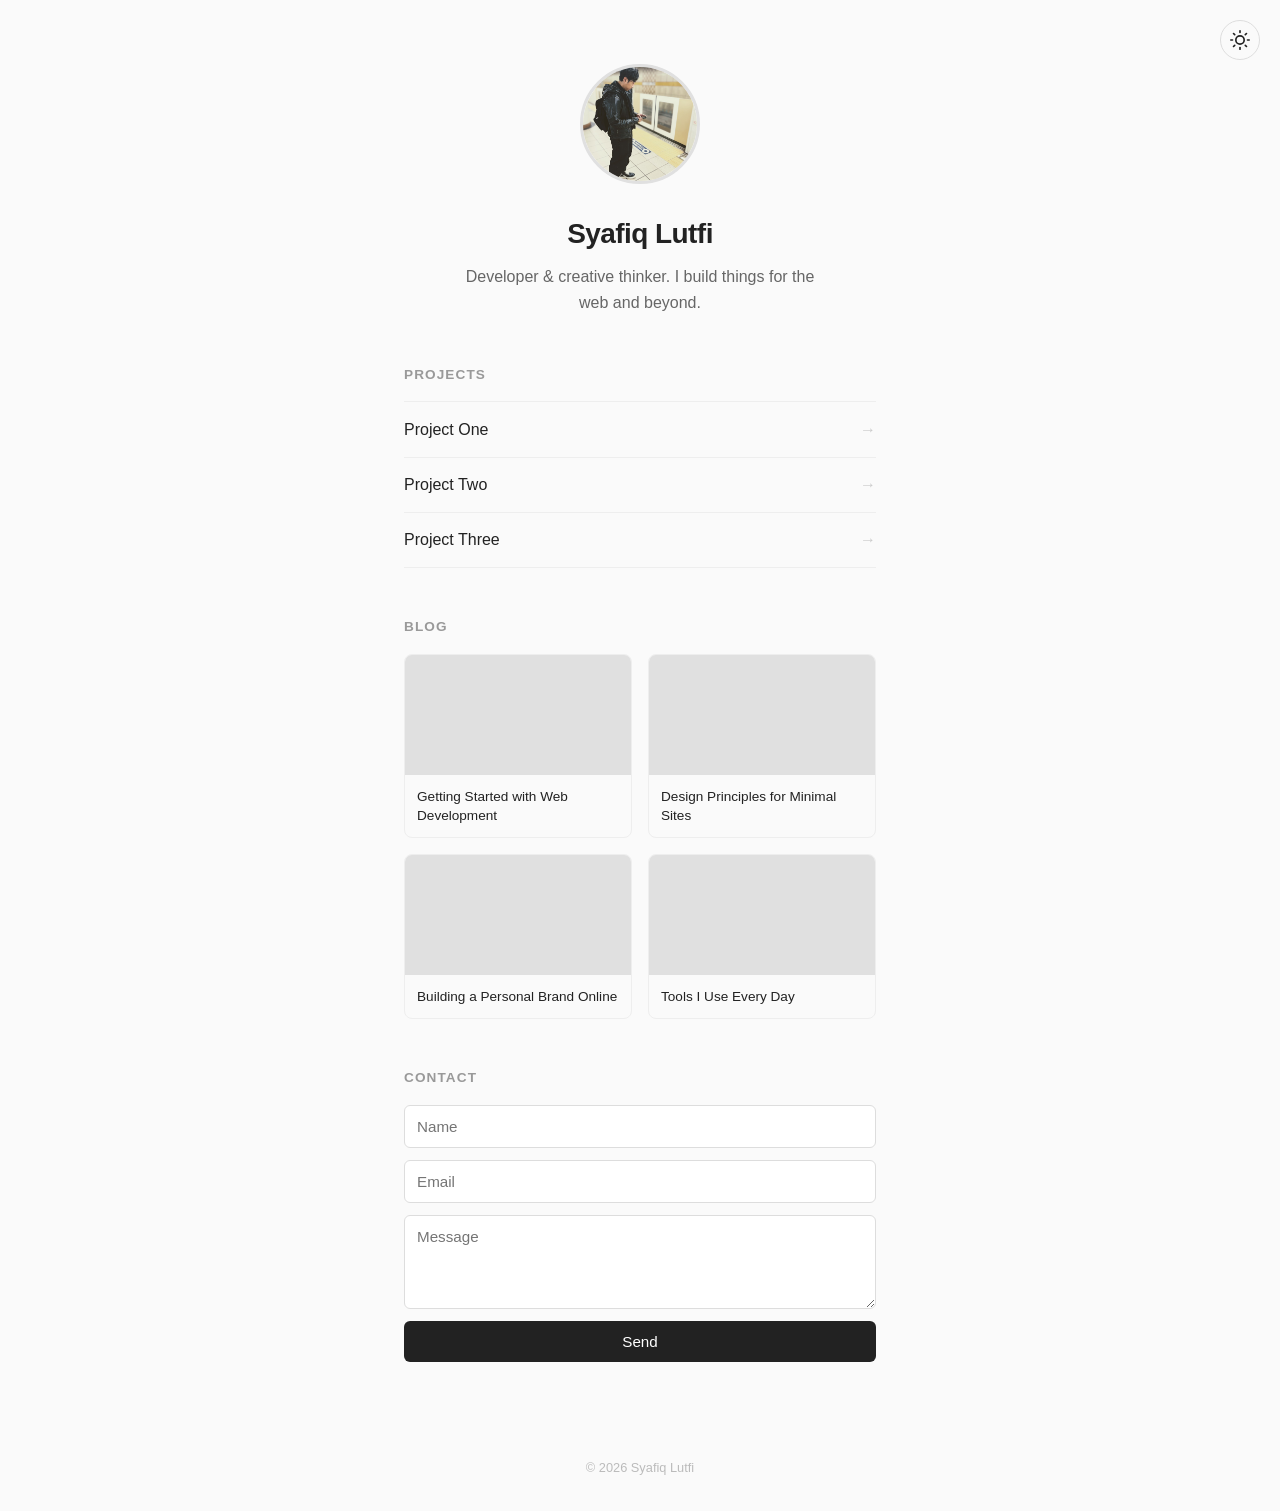
<file: index.html>
<!DOCTYPE html>
<html lang="en">
<head>
  <meta charset="UTF-8">
  <meta name="viewport" content="width=device-width, initial-scale=1.0">
  <title>Syafiq Lutfi</title>
  <link rel="stylesheet" href="style.css">
</head>
<body>
  <button class="theme-toggle" id="themeToggle" aria-label="Toggle dark mode">
    <svg class="icon-sun" xmlns="http://www.w3.org/2000/svg" width="20" height="20" viewBox="0 0 24 24" fill="none" stroke="currentColor" stroke-width="2" stroke-linecap="round" stroke-linejoin="round"><circle cx="12" cy="12" r="5"/><line x1="12" y1="1" x2="12" y2="3"/><line x1="12" y1="21" x2="12" y2="23"/><line x1="4.22" y1="4.22" x2="5.64" y2="5.64"/><line x1="18.36" y1="18.36" x2="19.78" y2="19.78"/><line x1="1" y1="12" x2="3" y2="12"/><line x1="21" y1="12" x2="23" y2="12"/><line x1="4.22" y1="19.78" x2="5.64" y2="18.36"/><line x1="18.36" y1="5.64" x2="19.78" y2="4.22"/></svg>
    <svg class="icon-moon" xmlns="http://www.w3.org/2000/svg" width="20" height="20" viewBox="0 0 24 24" fill="none" stroke="currentColor" stroke-width="2" stroke-linecap="round" stroke-linejoin="round"><path d="M21 12.79A9 9 0 1 1 11.21 3 7 7 0 0 0 21 12.79z"/></svg>
  </button>

  <main>
    <section class="profile">
      <img src="avatar_image.JPG" alt="Avatar" class="avatar">
      <h1>Syafiq Lutfi</h1>
      <p class="bio">Developer &amp; creative thinker. I build things for the web and beyond.</p>
    </section>

    <section class="projects">
      <h2>Projects</h2>
      <ul>
        <li><a href="#">Project One <span>&rarr;</span></a></li>
        <li><a href="#">Project Two <span>&rarr;</span></a></li>
        <li><a href="#">Project Three <span>&rarr;</span></a></li>
      </ul>
    </section>

    <section class="blog">
      <h2>Blog</h2>
      <div class="blog-grid">
        <a href="#" class="blog-card">
          <div class="blog-thumb" style="background-image: url('https://picsum.photos/seed/post1/400/240')"></div>
          <h3>Getting Started with Web Development</h3>
        </a>
        <a href="#" class="blog-card">
          <div class="blog-thumb" style="background-image: url('https://picsum.photos/seed/post2/400/240')"></div>
          <h3>Design Principles for Minimal Sites</h3>
        </a>
        <a href="#" class="blog-card">
          <div class="blog-thumb" style="background-image: url('https://picsum.photos/seed/post3/400/240')"></div>
          <h3>Building a Personal Brand Online</h3>
        </a>
        <a href="#" class="blog-card">
          <div class="blog-thumb" style="background-image: url('https://picsum.photos/seed/post4/400/240')"></div>
          <h3>Tools I Use Every Day</h3>
        </a>
      </div>
    </section>

    <section class="contact">
      <h2>Contact</h2>
      <form action="#" method="POST">
        <input type="text" name="name" placeholder="Name" required>
        <input type="email" name="email" placeholder="Email" required>
        <textarea name="message" placeholder="Message" rows="4" required></textarea>
        <button type="submit">Send</button>
      </form>
    </section>
  </main>

  <footer>
    <p>&copy; 2026 Syafiq Lutfi</p>
  </footer>

  <script>
    const toggle = document.getElementById('themeToggle');
    const stored = localStorage.getItem('theme');
    if (stored === 'dark' || (!stored && window.matchMedia('(prefers-color-scheme: dark)').matches)) {
      document.body.classList.add('dark');
    }
    toggle.addEventListener('click', () => {
      document.body.classList.toggle('dark');
      localStorage.setItem('theme', document.body.classList.contains('dark') ? 'dark' : 'light');
    });
  </script>
</body>
</html>
</file>
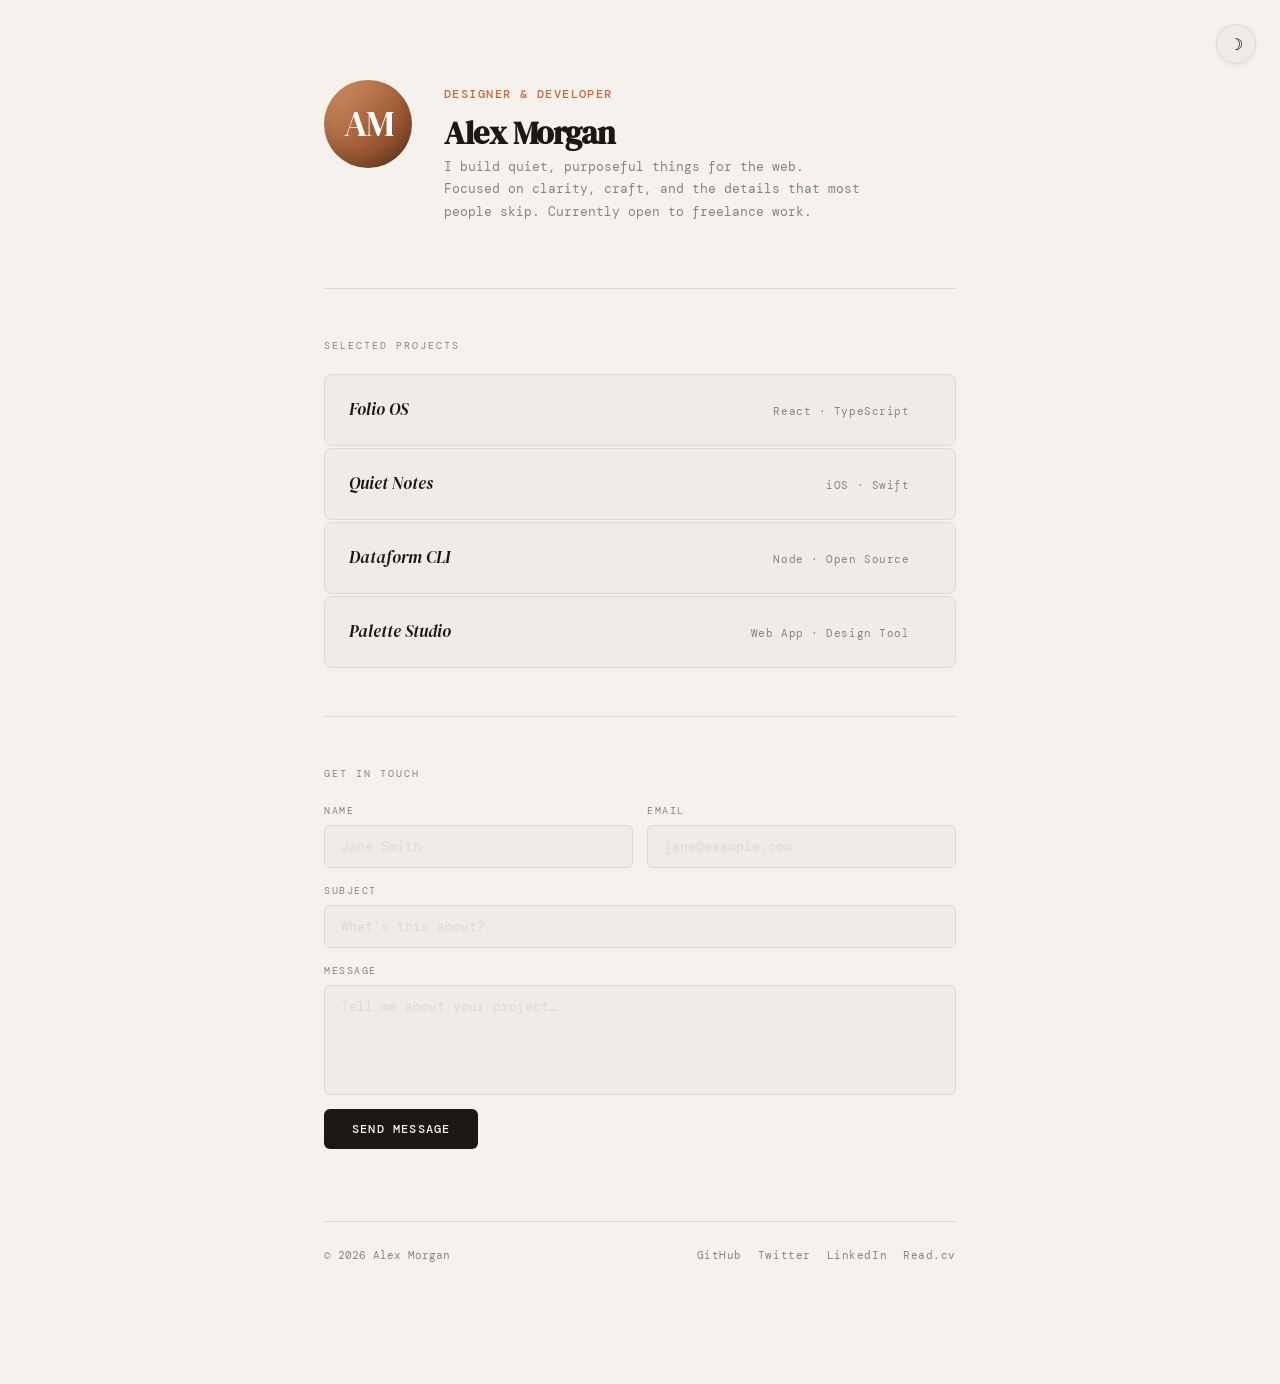
<file: portfolio_1.html>
<!DOCTYPE html>
<html lang="en">
<head>
  <meta charset="UTF-8" />
  <meta name="viewport" content="width=device-width, initial-scale=1.0"/>
  <title>Alex Morgan — Portfolio</title>
  <link href="https://fonts.googleapis.com/css2?family=DM+Serif+Display:ital@0;1&family=DM+Mono:wght@300;400;500&display=swap" rel="stylesheet"/>
  <style>
    *, *::before, *::after { box-sizing: border-box; margin: 0; padding: 0; }

    :root {
      --bg: #F5F2ED;
      --ink: #1A1714;
      --muted: #8A847C;
      --accent: #C96A3A;
      --border: #DDD9D2;
      --card: #EFECE7;
    }

    html.dark {
      --bg: #141210;
      --ink: #F0EDE8;
      --muted: #6E6860;
      --accent: #D4784A;
      --border: #2A2623;
      --card: #1C1917;
    }

    html { scroll-behavior: smooth; }

    /* ── THEME TRANSITION ────────────────────── */
    body, input, textarea, .project, .send-btn, .toast {
      transition: background .25s, color .25s, border-color .25s;
    }

    body {
      background: var(--bg);
      color: var(--ink);
      font-family: 'DM Mono', monospace;
      font-size: 14px;
      line-height: 1.7;
      min-height: 100vh;
    }

    /* ── LAYOUT ─────────────────────────────── */
    .wrap {
      max-width: 680px;
      margin: 0 auto;
      padding: 80px 24px 120px;
    }

    /* ── HEADER ─────────────────────────────── */
    header {
      display: flex;
      align-items: flex-start;
      gap: 32px;
      margin-bottom: 64px;
      animation: fadeUp .6s ease both;
    }

    .avatar {
      flex-shrink: 0;
      width: 88px;
      height: 88px;
      border-radius: 50%;
      background: linear-gradient(135deg, #D4956A 0%, #A05C35 60%, #6B3A20 100%);
      display: flex;
      align-items: center;
      justify-content: center;
      font-family: 'DM Serif Display', serif;
      font-size: 36px;
      color: #fff;
      letter-spacing: -1px;
      position: relative;
      overflow: hidden;
    }
    .avatar::after {
      content: '';
      position: absolute;
      inset: 0;
      border-radius: 50%;
      box-shadow: inset 0 -8px 16px rgba(0,0,0,.18);
    }

    .header-text { padding-top: 4px; }

    h1 {
      font-family: 'DM Serif Display', serif;
      font-size: 32px;
      line-height: 1.1;
      letter-spacing: -.5px;
      margin-bottom: 4px;
    }

    .role {
      color: var(--accent);
      font-size: 12px;
      font-weight: 500;
      letter-spacing: .12em;
      text-transform: uppercase;
      margin-bottom: 12px;
    }

    .bio {
      color: var(--muted);
      font-size: 13px;
      max-width: 420px;
      line-height: 1.75;
    }

    /* ── DIVIDER ─────────────────────────────── */
    .divider {
      border: none;
      border-top: 1px solid var(--border);
      margin: 48px 0;
    }

    /* ── SECTION LABEL ───────────────────────── */
    .section-label {
      font-size: 10px;
      letter-spacing: .2em;
      text-transform: uppercase;
      color: var(--muted);
      margin-bottom: 20px;
    }

    /* ── PROJECTS ────────────────────────────── */
    #projects { animation: fadeUp .6s .15s ease both; }

    .project-list {
      display: flex;
      flex-direction: column;
      gap: 2px;
    }

    .project {
      background: var(--card);
      border: 1px solid var(--border);
      border-radius: 8px;
      padding: 20px 24px;
      display: flex;
      align-items: baseline;
      justify-content: space-between;
      gap: 16px;
      text-decoration: none;
      color: inherit;
      transition: background .18s, border-color .18s, transform .18s;
      position: relative;
      overflow: hidden;
    }
    .project::before {
      content: '';
      position: absolute;
      left: 0; top: 0; bottom: 0;
      width: 3px;
      background: var(--accent);
      opacity: 0;
      transition: opacity .18s;
    }
    .project:hover {
      background: #EAE6DF;
      border-color: #C8C2B8;
      transform: translateX(4px);
    }
    html.dark .project:hover {
      background: #242018;
      border-color: #3A3530;
    }
    .project:hover::before { opacity: 1; }

    .project-name {
      font-family: 'DM Serif Display', serif;
      font-size: 17px;
      font-style: italic;
    }

    .project-meta {
      display: flex;
      align-items: center;
      gap: 12px;
      flex-shrink: 0;
    }

    .project-tag {
      font-size: 11px;
      color: var(--muted);
      letter-spacing: .05em;
    }

    .project-arrow {
      font-size: 16px;
      color: var(--accent);
      opacity: 0;
      transition: opacity .18s, transform .18s;
    }
    .project:hover .project-arrow {
      opacity: 1;
      transform: translateX(3px);
    }

    /* ── CONTACT ─────────────────────────────── */
    #contact { animation: fadeUp .6s .3s ease both; }

    .contact-form {
      display: flex;
      flex-direction: column;
      gap: 14px;
    }

    .field {
      display: flex;
      flex-direction: column;
      gap: 6px;
    }

    label {
      font-size: 10px;
      letter-spacing: .15em;
      text-transform: uppercase;
      color: var(--muted);
    }

    input, textarea {
      background: var(--card);
      border: 1px solid var(--border);
      border-radius: 6px;
      padding: 12px 16px;
      font-family: 'DM Mono', monospace;
      font-size: 13px;
      color: var(--ink);
      outline: none;
      transition: border-color .18s, box-shadow .18s;
      resize: none;
      width: 100%;
    }
    input::placeholder, textarea::placeholder { color: var(--border); }
    input:focus, textarea:focus {
      border-color: var(--accent);
      box-shadow: 0 0 0 3px rgba(201,106,58,.1);
    }

    textarea { min-height: 110px; }

    .send-btn {
      align-self: flex-start;
      background: var(--ink);
      color: var(--bg);
      border: none;
      border-radius: 6px;
      padding: 12px 28px;
      font-family: 'DM Mono', monospace;
      font-size: 12px;
      font-weight: 500;
      letter-spacing: .1em;
      text-transform: uppercase;
      cursor: pointer;
      transition: background .18s, transform .15s;
    }
    .send-btn:hover {
      background: var(--accent);
      transform: translateY(-1px);
    }
    .send-btn:active { transform: translateY(0); }

    /* ── FOOTER ──────────────────────────────── */
    footer {
      margin-top: 72px;
      padding-top: 24px;
      border-top: 1px solid var(--border);
      display: flex;
      align-items: center;
      justify-content: space-between;
      gap: 16px;
    }

    .footer-copy {
      font-size: 11px;
      color: var(--muted);
    }

    .social-links {
      display: flex;
      gap: 16px;
    }

    .social-links a {
      font-size: 11px;
      color: var(--muted);
      text-decoration: none;
      letter-spacing: .05em;
      transition: color .18s;
    }
    .social-links a:hover { color: var(--accent); }

    /* ── TOAST ───────────────────────────────── */
    .toast {
      position: fixed;
      bottom: 32px;
      left: 50%;
      transform: translateX(-50%) translateY(16px);
      background: var(--ink);
      color: var(--bg);
      font-family: 'DM Mono', monospace;
      font-size: 12px;
      padding: 10px 20px;
      border-radius: 6px;
      opacity: 0;
      transition: opacity .3s, transform .3s;
      pointer-events: none;
      white-space: nowrap;
    }
    .toast.show {
      opacity: 1;
      transform: translateX(-50%) translateY(0);
    }

    /* ── THEME TOGGLE ────────────────────────── */
    .theme-toggle {
      position: fixed;
      top: 24px;
      right: 24px;
      width: 40px;
      height: 40px;
      border-radius: 50%;
      background: var(--card);
      border: 1px solid var(--border);
      cursor: pointer;
      display: flex;
      align-items: center;
      justify-content: center;
      font-size: 16px;
      z-index: 100;
      transition: background .25s, border-color .25s, transform .18s, box-shadow .18s;
      box-shadow: 0 1px 4px rgba(0,0,0,.07);
    }
    .theme-toggle:hover {
      transform: scale(1.1);
      box-shadow: 0 2px 10px rgba(0,0,0,.12);
    }
    .theme-toggle .icon-sun  { display: none; }
    .theme-toggle .icon-moon { display: block; }
    html.dark .theme-toggle .icon-sun  { display: block; }
    html.dark .theme-toggle .icon-moon { display: none; }

    /* ── ANIMATION ───────────────────────────── */
    @keyframes fadeUp {
      from { opacity: 0; transform: translateY(18px); }
      to   { opacity: 1; transform: translateY(0); }
    }
  </style>
</head>
<body>
  <!-- DARK MODE TOGGLE -->
  <button class="theme-toggle" onclick="toggleTheme()" aria-label="Toggle dark mode">
    <span class="icon-moon">☽</span>
    <span class="icon-sun">☀</span>
  </button>

  <div class="wrap">

    <!-- HEADER -->
    <header>
      <div class="avatar">AM</div>
      <div class="header-text">
        <p class="role">Designer &amp; Developer</p>
        <h1>Alex Morgan</h1>
        <p class="bio">
          I build quiet, purposeful things for the web. Focused on clarity, craft, and the details that most people skip.
          Currently open to freelance work.
        </p>
      </div>
    </header>

    <hr class="divider"/>

    <!-- PROJECTS -->
    <section id="projects">
      <p class="section-label">Selected Projects</p>
      <div class="project-list">

        <a class="project" href="#" target="_blank">
          <span class="project-name">Folio OS</span>
          <span class="project-meta">
            <span class="project-tag">React · TypeScript</span>
            <span class="project-arrow">→</span>
          </span>
        </a>

        <a class="project" href="#" target="_blank">
          <span class="project-name">Quiet Notes</span>
          <span class="project-meta">
            <span class="project-tag">iOS · Swift</span>
            <span class="project-arrow">→</span>
          </span>
        </a>

        <a class="project" href="#" target="_blank">
          <span class="project-name">Dataform CLI</span>
          <span class="project-meta">
            <span class="project-tag">Node · Open Source</span>
            <span class="project-arrow">→</span>
          </span>
        </a>

        <a class="project" href="#" target="_blank">
          <span class="project-name">Palette Studio</span>
          <span class="project-meta">
            <span class="project-tag">Web App · Design Tool</span>
            <span class="project-arrow">→</span>
          </span>
        </a>

      </div>
    </section>

    <hr class="divider"/>

    <!-- CONTACT -->
    <section id="contact">
      <p class="section-label">Get in Touch</p>
      <div class="contact-form">
        <div style="display:grid; grid-template-columns:1fr 1fr; gap:14px;">
          <div class="field">
            <label for="name">Name</label>
            <input id="name" type="text" placeholder="Jane Smith"/>
          </div>
          <div class="field">
            <label for="email">Email</label>
            <input id="email" type="email" placeholder="jane@example.com"/>
          </div>
        </div>
        <div class="field">
          <label for="subject">Subject</label>
          <input id="subject" type="text" placeholder="What's this about?"/>
        </div>
        <div class="field">
          <label for="message">Message</label>
          <textarea id="message" placeholder="Tell me about your project…"></textarea>
        </div>
        <button class="send-btn" onclick="sendMessage()">Send Message</button>
      </div>
    </section>

    <!-- FOOTER -->
    <footer>
      <span class="footer-copy">© 2026 Alex Morgan</span>
      <div class="social-links">
        <a href="#">GitHub</a>
        <a href="#">Twitter</a>
        <a href="#">LinkedIn</a>
        <a href="#">Read.cv</a>
      </div>
    </footer>

  </div>

  <div class="toast" id="toast">Message sent — I'll be in touch soon ✦</div>

  <script>
    // Persist preference
    (function() {
      if (localStorage.getItem('theme') === 'dark') {
        document.documentElement.classList.add('dark');
      }
    })();

    function toggleTheme() {
      const isDark = document.documentElement.classList.toggle('dark');
      localStorage.setItem('theme', isDark ? 'dark' : 'light');
    }

    function sendMessage() {
      const name = document.getElementById('name').value.trim();
      const email = document.getElementById('email').value.trim();
      const message = document.getElementById('message').value.trim();
      if (!name || !email || !message) {
        showToast('Please fill in name, email, and message.');
        return;
      }
      showToast('Message sent — I\'ll be in touch soon ✦');
      document.getElementById('name').value = '';
      document.getElementById('email').value = '';
      document.getElementById('subject').value = '';
      document.getElementById('message').value = '';
    }

    function showToast(msg) {
      const t = document.getElementById('toast');
      t.textContent = msg;
      t.classList.add('show');
      setTimeout(() => t.classList.remove('show'), 3000);
    }
  </script>
</body>
</html>
</file>
<file: style.css>
* {
  margin: 0;
  padding: 0;
  box-sizing: border-box;
}

body {
  font-family: -apple-system, BlinkMacSystemFont, "Segoe UI", Roboto, sans-serif;
  background: #fafafa;
  color: #222;
  line-height: 1.6;
  min-height: 100vh;
  display: flex;
  flex-direction: column;
}

main {
  max-width: 520px;
  margin: 0 auto;
  padding: 4rem 1.5rem 2rem;
  width: 100%;
}

/* Profile */
.profile {
  text-align: center;
  margin-bottom: 3rem;
}

.avatar {
  width: 120px;
  height: 120px;
  border-radius: 50%;
  object-fit: cover;
  margin-bottom: 1.25rem;
  border: 3px solid #e0e0e0;
}

h1 {
  font-size: 1.75rem;
  font-weight: 600;
  margin-bottom: 0.5rem;
  letter-spacing: -0.02em;
}

.bio {
  color: #666;
  font-size: 1rem;
  max-width: 360px;
  margin: 0 auto;
}

/* Section headings */
h2 {
  font-size: 0.85rem;
  text-transform: uppercase;
  letter-spacing: 0.08em;
  color: #999;
  margin-bottom: 1rem;
}

/* Projects */
.projects {
  margin-bottom: 3rem;
}

.projects ul {
  list-style: none;
}

.projects li {
  border-bottom: 1px solid #eee;
}

.projects li:first-child {
  border-top: 1px solid #eee;
}

.projects a {
  display: flex;
  justify-content: space-between;
  align-items: center;
  padding: 0.9rem 0;
  color: #222;
  text-decoration: none;
  font-size: 1rem;
  transition: color 0.2s;
}

.projects a:hover {
  color: #555;
}

.projects a span {
  color: #ccc;
  transition: transform 0.2s, color 0.2s;
  display: inline-block;
}

.projects a:hover span {
  transform: translateX(3px);
  color: #888;
}

/* Blog grid */
.blog {
  margin-bottom: 3rem;
}

.blog-grid {
  display: grid;
  grid-template-columns: 1fr 1fr;
  gap: 1rem;
}

.blog-card {
  text-decoration: none;
  color: #222;
  border-radius: 8px;
  overflow: hidden;
  border: 1px solid #eee;
  transition: transform 0.2s, box-shadow 0.2s;
}

.blog-card:hover {
  transform: translateY(-2px);
  box-shadow: 0 4px 12px rgba(0, 0, 0, 0.08);
}

.blog-thumb {
  width: 100%;
  height: 120px;
  background-size: cover;
  background-position: center;
  background-color: #e0e0e0;
}

.blog-card h3 {
  font-size: 0.85rem;
  font-weight: 500;
  padding: 0.75rem;
  line-height: 1.4;
}

/* Contact form */
.contact {
  margin-bottom: 2rem;
}

form {
  display: flex;
  flex-direction: column;
  gap: 0.75rem;
}

input,
textarea {
  width: 100%;
  padding: 0.75rem;
  border: 1px solid #ddd;
  border-radius: 6px;
  font-size: 0.95rem;
  font-family: inherit;
  background: #fff;
  transition: border-color 0.2s;
  resize: vertical;
}

input:focus,
textarea:focus {
  outline: none;
  border-color: #888;
}

button {
  padding: 0.75rem;
  background: #222;
  color: #fff;
  border: none;
  border-radius: 6px;
  font-size: 0.95rem;
  font-family: inherit;
  cursor: pointer;
  transition: background 0.2s;
}

button:hover {
  background: #444;
}

/* Theme toggle */
.theme-toggle {
  position: fixed;
  top: 1.25rem;
  right: 1.25rem;
  background: none;
  border: 1px solid #ddd;
  border-radius: 50%;
  width: 40px;
  height: 40px;
  display: flex;
  align-items: center;
  justify-content: center;
  cursor: pointer;
  color: #222;
  padding: 0;
  transition: border-color 0.3s, color 0.3s, background 0.3s;
  z-index: 10;
}

.theme-toggle:hover {
  background: #eee;
}

.icon-moon { display: none; }
.icon-sun { display: block; }

body.dark .icon-moon { display: block; }
body.dark .icon-sun { display: none; }

/* Dark mode */
body.dark {
  background: #111;
  color: #e0e0e0;
}

body.dark .bio {
  color: #999;
}

body.dark .avatar {
  border-color: #333;
}

body.dark .projects li {
  border-color: #2a2a2a;
}

body.dark .projects a {
  color: #e0e0e0;
}

body.dark .projects a:hover {
  color: #aaa;
}

body.dark .projects a span {
  color: #555;
}

body.dark .projects a:hover span {
  color: #888;
}

body.dark .blog-card {
  border-color: #2a2a2a;
  color: #e0e0e0;
}

body.dark .blog-card:hover {
  box-shadow: 0 4px 12px rgba(0, 0, 0, 0.3);
}

body.dark .blog-thumb {
  background-color: #2a2a2a;
}

body.dark input,
body.dark textarea {
  background: #1a1a1a;
  border-color: #333;
  color: #e0e0e0;
}

body.dark input:focus,
body.dark textarea:focus {
  border-color: #666;
}

body.dark button {
  background: #e0e0e0;
  color: #111;
}

body.dark button:hover {
  background: #ccc;
}

body.dark .theme-toggle {
  color: #e0e0e0;
  border-color: #333;
  background: none;
}

body.dark .theme-toggle:hover {
  background: #222;
}

body.dark footer {
  color: #555;
}

/* Footer */
footer {
  text-align: center;
  padding: 2rem 1.5rem;
  margin-top: auto;
  color: #bbb;
  font-size: 0.8rem;
}
</file>
